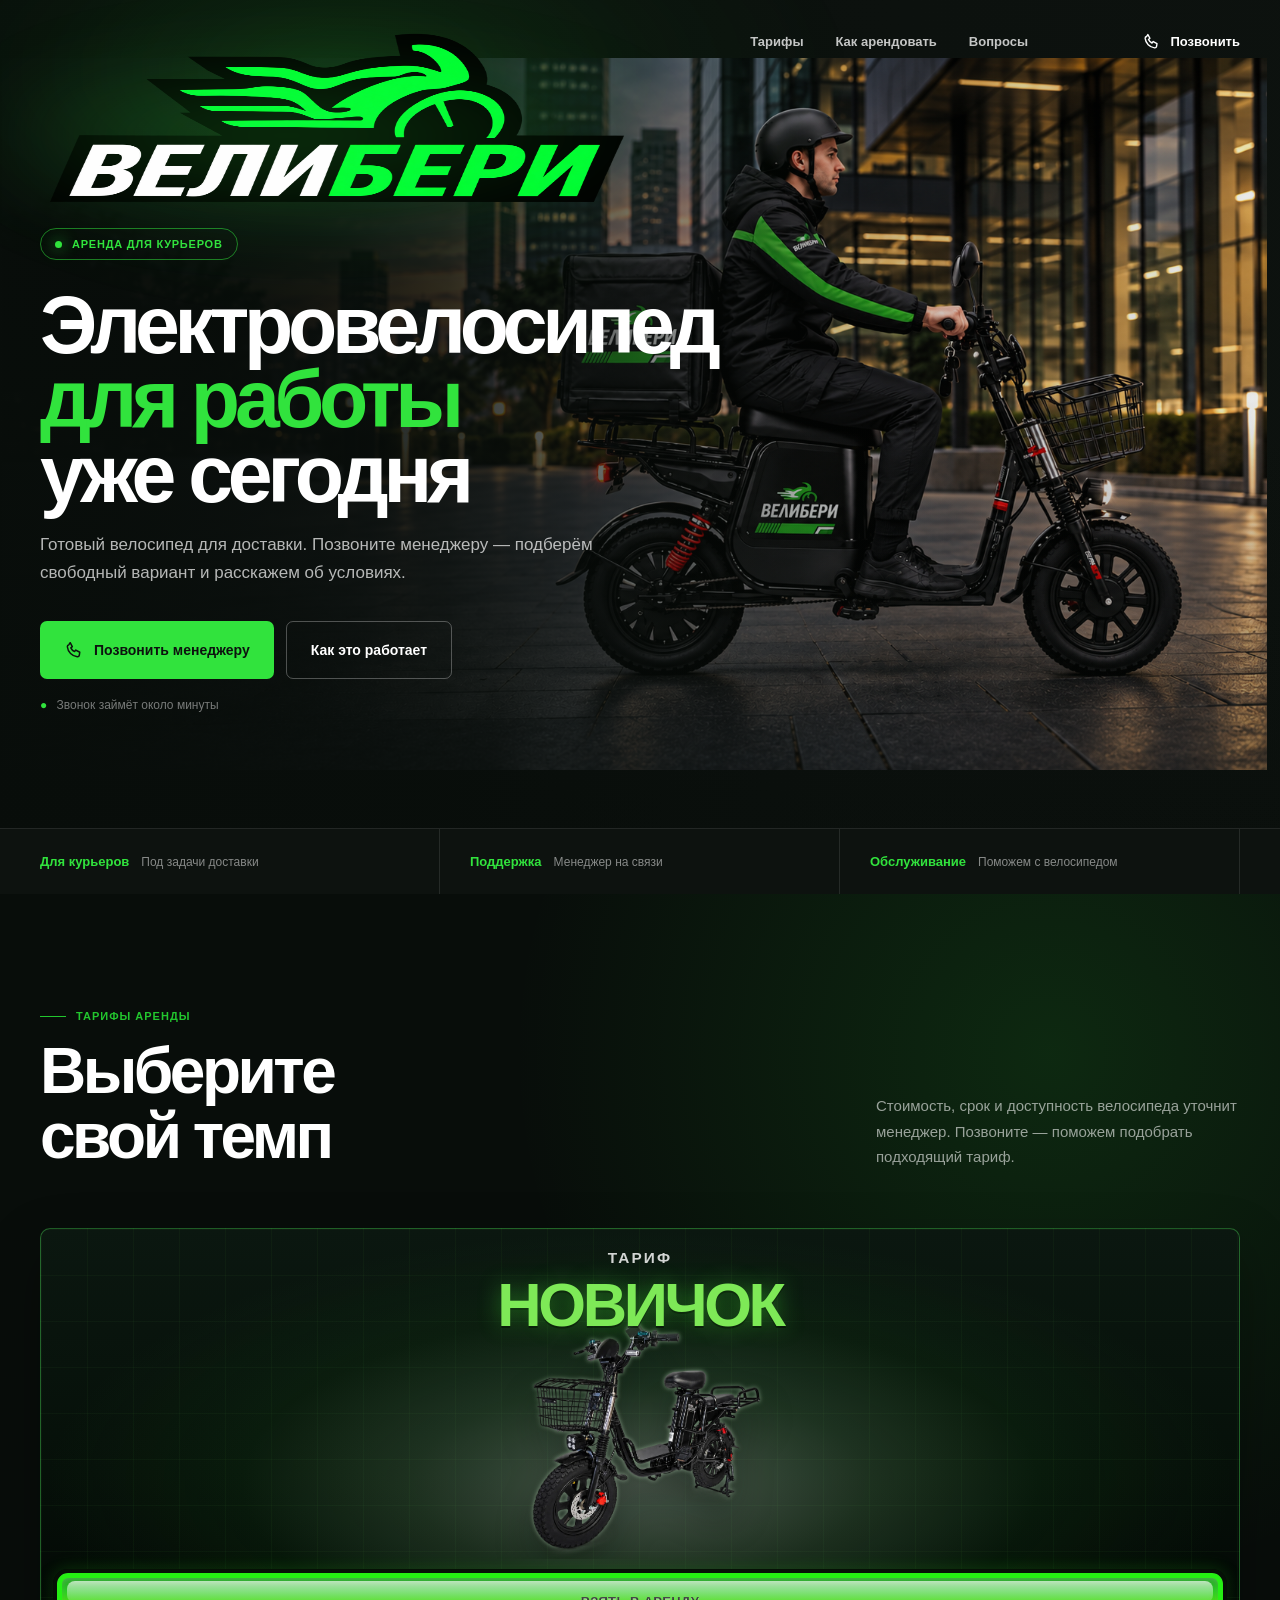
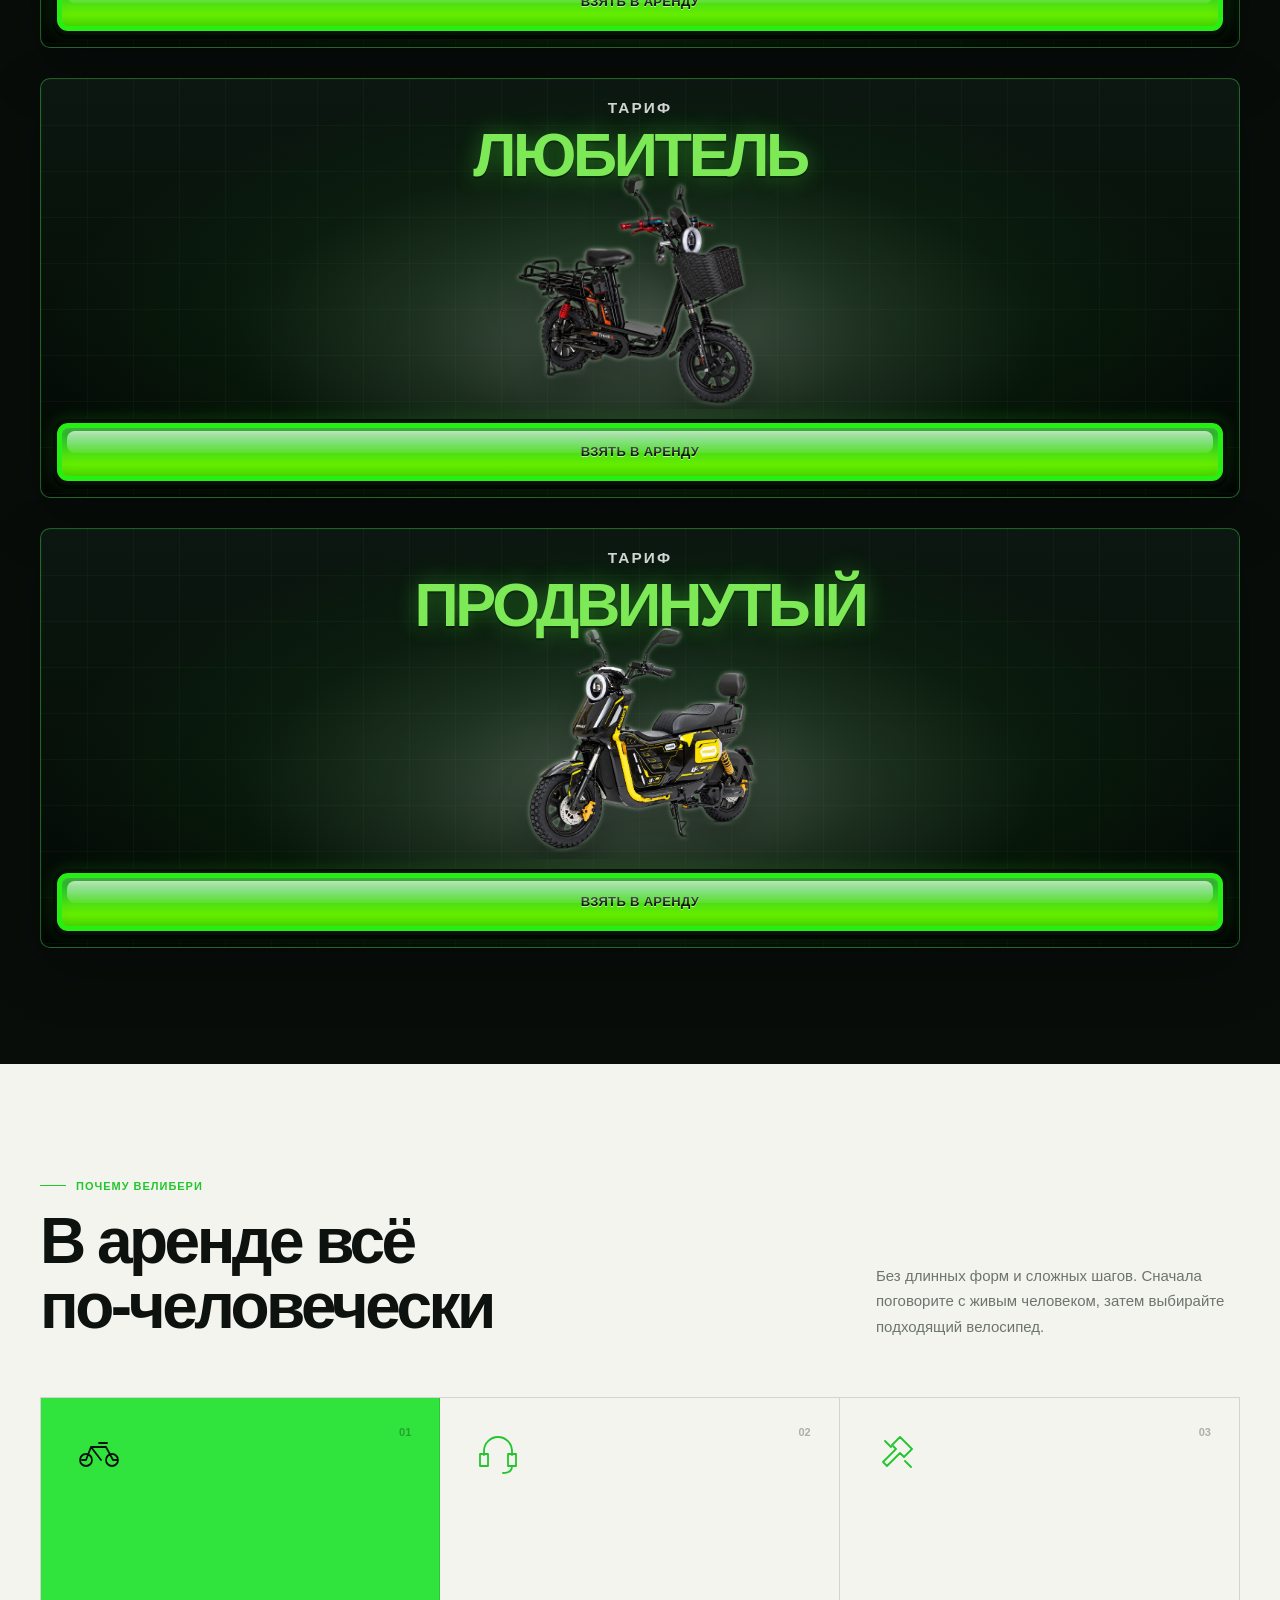
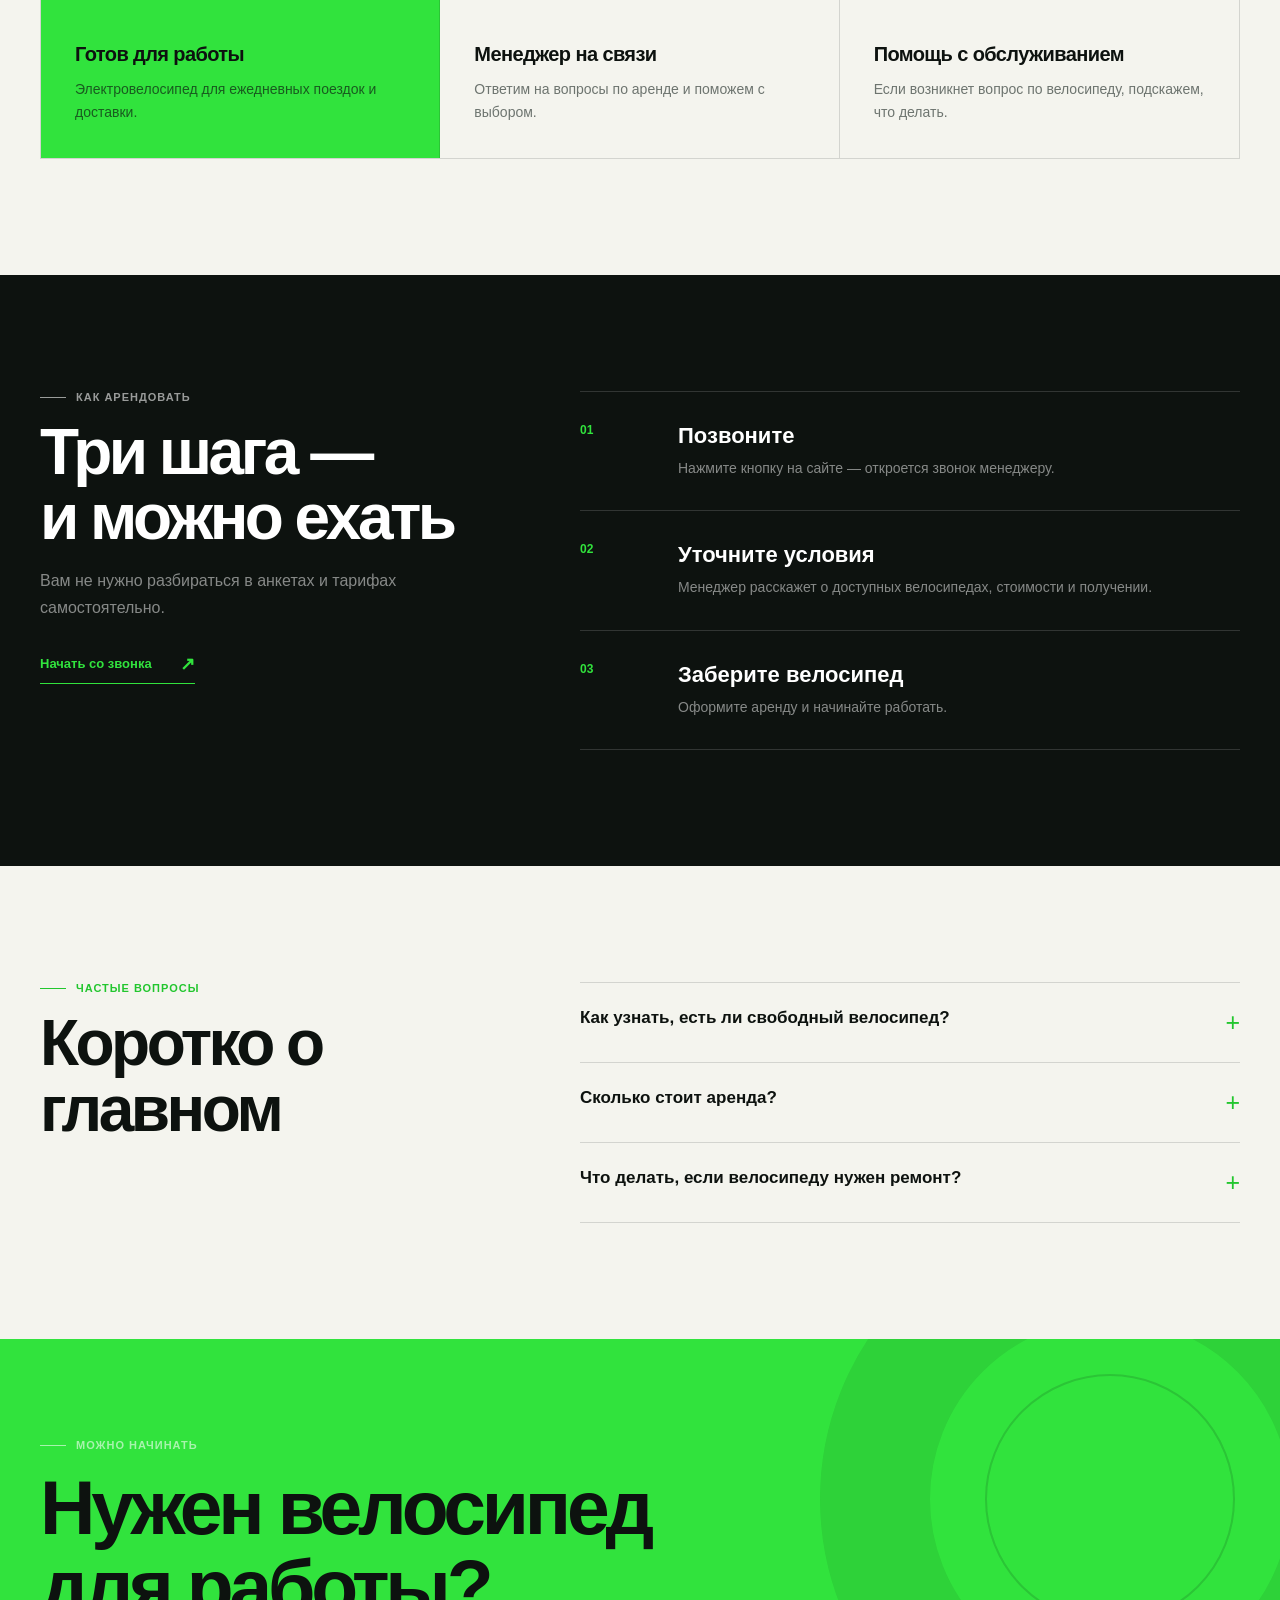
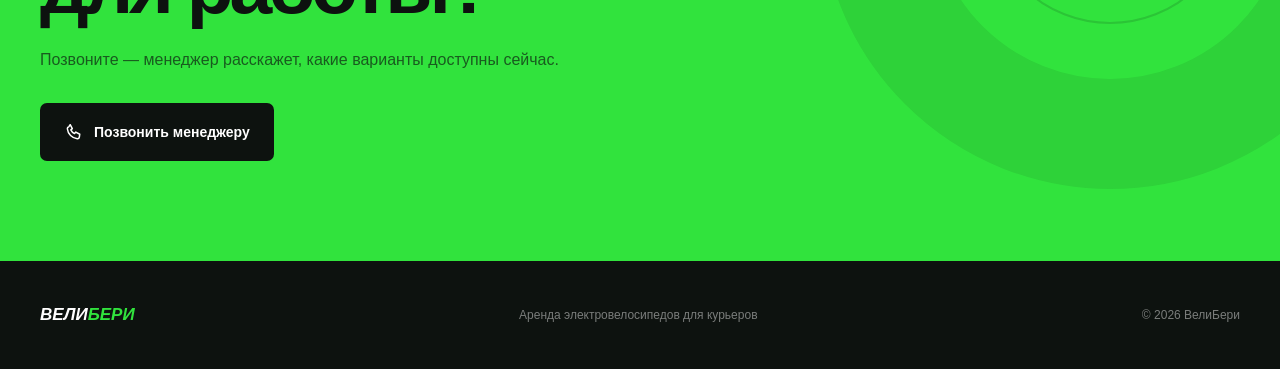
<file: index.html>
<!doctype html>
<html lang="ru">
  <head>
    <meta charset="UTF-8" />
    <meta name="viewport" content="width=device-width, initial-scale=1.0" />
    <meta name="theme-color" content="#0d120f" />
    <meta
      name="description"
      content="Аренда электровелосипедов ВелиБери для курьеров. Позвоните менеджеру и подберите свободный велосипед."
    />
    <script>
      const previewVersion = new URLSearchParams(window.location.search).get("view") || "v3";
      if (previewVersion === "v2" || previewVersion === "v3") {
        document.documentElement.dataset.version = previewVersion.slice(1);
      }
    </script>
    <title>ВелиБери — аренда электровелосипедов</title>
    <link rel="stylesheet" href="styles.css?v=20261003-21" />
  </head>
  <body>
    <header class="site-header" aria-label="Основная навигация">
      <a class="brand" href="#top" aria-label="ВелиБери — на главную">
        <img class="brand__image" src="assets/veliberi-logo-v2.png" alt="" />
      </a>
      <nav class="nav" aria-label="Разделы страницы">
        <a href="#tariffs">Тарифы</a>
        <a href="#how">Как арендовать</a>
        <a href="#questions">Вопросы</a>
      </nav>
      <a class="header-call js-call" href="#" aria-label="Позвонить менеджеру">
        <svg aria-hidden="true" viewBox="0 0 24 24"><path d="M7.4 3.2 10 7.9 8.2 9.5c.9 2 2.4 3.5 4.4 4.4l1.6-1.8 4.7 2.6-.5 3.4c-.2 1.2-1.3 2-2.5 1.9C9.6 19.3 4.7 14.4 4 8.1c-.1-1.2.7-2.3 1.9-2.5l1.5-2.4Z"/></svg>
        <span>Позвонить</span>
      </a>
    </header>

    <main id="top">
      <section class="hero" aria-labelledby="hero-title">
        <div class="hero__image" role="img" aria-label="Электровелосипед с курьерским коробом в городе"></div>
        <div class="hero__shade"></div>
        <div class="hero__content container">
          <div class="eyebrow">
            <span class="eyebrow__dot"></span>
            Аренда для курьеров
          </div>
          <h1 id="hero-title">Электровелосипед<br /><em>для работы</em><br />уже сегодня</h1>
          <p class="hero__lead">
            Готовый велосипед для доставки. Позвоните менеджеру — подберём свободный вариант и расскажем об условиях.
          </p>
          <div class="hero__actions">
            <a class="button button--primary js-call" href="#">
              <svg aria-hidden="true" viewBox="0 0 24 24"><path d="M7.4 3.2 10 7.9 8.2 9.5c.9 2 2.4 3.5 4.4 4.4l1.6-1.8 4.7 2.6-.5 3.4c-.2 1.2-1.3 2-2.5 1.9C9.6 19.3 4.7 14.4 4 8.1c-.1-1.2.7-2.3 1.9-2.5l1.5-2.4Z"/></svg>
              Позвонить менеджеру
            </a>
            <a class="button button--ghost" href="#how">Как это работает</a>
          </div>
          <div class="hero__note"><span>●</span> Звонок займёт около минуты</div>
        </div>
      </section>

      <section class="trust-strip" aria-label="Ключевые преимущества">
        <div class="container trust-strip__grid">
          <div><strong>Для курьеров</strong><span>Под задачи доставки</span></div>
          <div><strong>Поддержка</strong><span>Менеджер на связи</span></div>
          <div><strong>Обслуживание</strong><span>Поможем с велосипедом</span></div>
        </div>
      </section>

      <section class="section tariffs" id="tariffs" aria-labelledby="tariffs-title">
        <div class="container">
          <div class="section-heading tariffs__heading">
            <div>
              <span class="kicker">Тарифы аренды</span>
              <h2 id="tariffs-title">Выберите<br />свой темп</h2>
            </div>
            <p>Стоимость, срок и доступность велосипеда уточнит менеджер. Позвоните — поможем подобрать подходящий тариф.</p>
          </div>

          <div class="tariff-grid">
            <article class="tariff-card" data-tariff="НОВИЧОК">
              <div class="tariff-card__top"><span>01</span><span>Тариф</span></div>
              <div class="tariff-card__visual">
                <img
                  src="assets/tariff-novice-v1.webp"
                  width="1302"
                  height="1208"
                  loading="lazy"
                  decoding="async"
                  alt="Чёрный электробайк с передней корзиной для тарифа Новичок"
                />
              </div>
              <h3>НОВИЧОК</h3>
              <p>Подробные условия и доступность велосипеда расскажет менеджер.</p>
              <a class="tariff-card__button js-call" href="#" aria-label="Взять в аренду по тарифу Новичок">
                ВЗЯТЬ В АРЕНДУ
              </a>
            </article>
            <article class="tariff-card tariff-card--accent" data-tariff="ЛЮБИТЕЛЬ">
              <div class="tariff-card__top"><span>02</span><span>Тариф</span></div>
              <div class="tariff-card__visual tariff-card__visual--amateur">
                <img
                  src="assets/tariff-amateur-v1.webp"
                  width="1536"
                  height="1024"
                  loading="lazy"
                  decoding="async"
                  alt="Электробайк Truck Bike M4 с передней корзиной для тарифа Любитель"
                />
              </div>
              <h3>ЛЮБИТЕЛЬ</h3>
              <p>Подробные условия и доступность велосипеда расскажет менеджер.</p>
              <a class="tariff-card__button js-call" href="#" aria-label="Взять в аренду по тарифу Любитель">
                ВЗЯТЬ В АРЕНДУ
              </a>
            </article>
            <article class="tariff-card" data-tariff="ПРОДВИНУТЫЙ">
              <div class="tariff-card__top"><span>03</span><span>Тариф</span></div>
              <div class="tariff-card__visual">
                <img
                  src="assets/tariff-advanced-v1.webp"
                  width="1247"
                  height="1261"
                  loading="lazy"
                  decoding="async"
                  alt="Чёрно-жёлтый электробайк Minako для тарифа Продвинутый"
                />
              </div>
              <h3>ПРОДВИНУТЫЙ</h3>
              <p>Подробные условия и доступность велосипеда расскажет менеджер.</p>
              <a class="tariff-card__button js-call" href="#" aria-label="Взять в аренду по тарифу Продвинутый">
                ВЗЯТЬ В АРЕНДУ
              </a>
            </article>
          </div>
        </div>
      </section>

      <section class="section benefits" id="benefits" aria-labelledby="benefits-title">
        <div class="container">
          <div class="section-heading">
            <div>
              <span class="kicker">Почему ВелиБери</span>
              <h2 id="benefits-title">В аренде всё<br />по-человечески</h2>
            </div>
            <p>Без длинных форм и сложных шагов. Сначала поговорите с живым человеком, затем выбирайте подходящий велосипед.</p>
          </div>

          <div class="benefit-grid">
            <article class="benefit-card benefit-card--accent">
              <div class="benefit-card__number">01</div>
              <svg aria-hidden="true" viewBox="0 0 48 48"><path d="M7 30h4l5-13h15l7 13h4M17 30a6 6 0 1 0-12 0 6 6 0 0 0 12 0Zm26 0a6 6 0 1 0-12 0 6 6 0 0 0 12 0ZM16 17l10 13m-2-17h8"/></svg>
              <h3>Готов для работы</h3>
              <p>Электровелосипед для ежедневных поездок и доставки.</p>
            </article>
            <article class="benefit-card">
              <div class="benefit-card__number">02</div>
              <svg aria-hidden="true" viewBox="0 0 48 48"><path d="M10 25v-4a14 14 0 0 1 28 0v4M10 24H6v12h8V24h-4Zm28 0h4v12h-8V24h4Zm0 12c0 5-4 7-9 7"/></svg>
              <h3>Менеджер на связи</h3>
              <p>Ответим на вопросы по аренде и поможем с выбором.</p>
            </article>
            <article class="benefit-card">
              <div class="benefit-card__number">03</div>
              <svg aria-hidden="true" viewBox="0 0 48 48"><path d="m29 10 9 9-8 8-4-4-13 13-4-4 13-13-4-4 8-8 3 3Zm-18 1 6 6m14 14 6 6"/></svg>
              <h3>Помощь с обслуживанием</h3>
              <p>Если возникнет вопрос по велосипеду, подскажем, что делать.</p>
            </article>
          </div>
        </div>
      </section>

      <section class="section how" id="how" aria-labelledby="how-title">
        <div class="container how__layout">
          <div class="how__intro">
            <span class="kicker kicker--dark">Как арендовать</span>
            <h2 id="how-title">Три шага —<br />и можно ехать</h2>
            <p>Вам не нужно разбираться в анкетах и тарифах самостоятельно.</p>
            <a class="text-link js-call" href="#">Начать со звонка <span>↗</span></a>
          </div>
          <ol class="steps">
            <li>
              <span class="step-number">01</span>
              <div><h3>Позвоните</h3><p>Нажмите кнопку на сайте — откроется звонок менеджеру.</p></div>
            </li>
            <li>
              <span class="step-number">02</span>
              <div><h3>Уточните условия</h3><p>Менеджер расскажет о доступных велосипедах, стоимости и получении.</p></div>
            </li>
            <li>
              <span class="step-number">03</span>
              <div><h3>Заберите велосипед</h3><p>Оформите аренду и начинайте работать.</p></div>
            </li>
          </ol>
        </div>
      </section>

      <section class="section faq" id="questions" aria-labelledby="faq-title">
        <div class="container faq__layout">
          <div>
            <span class="kicker">Частые вопросы</span>
            <h2 id="faq-title">Коротко о главном</h2>
          </div>
          <div class="accordion">
            <details>
              <summary>Как узнать, есть ли свободный велосипед?<span>+</span></summary>
              <p>Позвоните менеджеру. Он проверит доступные велосипеды и поможет выбрать подходящий вариант.</p>
            </details>
            <details>
              <summary>Сколько стоит аренда?<span>+</span></summary>
              <p>Актуальную стоимость и варианты аренды уточните у менеджера по телефону.</p>
            </details>
            <details>
              <summary>Что делать, если велосипеду нужен ремонт?<span>+</span></summary>
              <p>Свяжитесь с менеджером — он подскажет порядок действий и поможет решить вопрос.</p>
            </details>
          </div>
        </div>
      </section>

      <section class="final-cta">
        <div class="final-cta__rings" aria-hidden="true"></div>
        <div class="container final-cta__content">
          <span class="kicker kicker--dark">Можно начинать</span>
          <h2>Нужен велосипед<br />для работы?</h2>
          <p>Позвоните — менеджер расскажет, какие варианты доступны сейчас.</p>
          <a class="button button--dark js-call" href="#">
            <svg aria-hidden="true" viewBox="0 0 24 24"><path d="M7.4 3.2 10 7.9 8.2 9.5c.9 2 2.4 3.5 4.4 4.4l1.6-1.8 4.7 2.6-.5 3.4c-.2 1.2-1.3 2-2.5 1.9C9.6 19.3 4.7 14.4 4 8.1c-.1-1.2.7-2.3 1.9-2.5l1.5-2.4Z"/></svg>
            Позвонить менеджеру
          </a>
        </div>
      </section>
    </main>

    <footer>
      <div class="container footer__row">
        <span class="footer__brand">ВЕЛИ<span>БЕРИ</span></span>
        <p>Аренда электровелосипедов для курьеров</p>
        <span>© <span id="year"></span> ВелиБери</span>
      </div>
    </footer>

    <a class="mobile-call js-call" href="#" aria-label="Позвонить менеджеру">
      <svg aria-hidden="true" viewBox="0 0 24 24"><path d="M7.4 3.2 10 7.9 8.2 9.5c.9 2 2.4 3.5 4.4 4.4l1.6-1.8 4.7 2.6-.5 3.4c-.2 1.2-1.3 2-2.5 1.9C9.6 19.3 4.7 14.4 4 8.1c-.1-1.2.7-2.3 1.9-2.5l1.5-2.4Z"/></svg>
      Позвонить менеджеру
    </a>

    <dialog id="phone-dialog">
      <button class="dialog-close" type="button" aria-label="Закрыть">×</button>
      <span class="dialog-icon">☎</span>
      <h2>Добавим номер менеджера</h2>
      <p>Сайт уже готов открывать звонок. Осталось указать рабочий номер телефона.</p>
      <button class="button button--dark dialog-ok" type="button">Понятно</button>
    </dialog>

    <script src="config.js?v=20261002-1"></script>
    <script src="script.js?v=20261002-1"></script>
  </body>
</html>
</file>
<file: styles.css>
:root {
  --green: #31e33d;
  --green-dark: #22c62e;
  --ink: #0d120f;
  --cream: #f4f4ee;
  --muted: #6d746f;
  --line: rgba(13, 18, 15, 0.14);
  --container: 1200px;
}

* { box-sizing: border-box; }
html { scroll-behavior: smooth; -webkit-text-size-adjust: 100%; text-size-adjust: 100%; }
body { margin: 0; overflow-x: hidden; font-family: Inter, Arial, sans-serif; color: var(--ink); background: var(--cream); }
a { color: inherit; text-decoration: none; }
button, a { -webkit-tap-highlight-color: transparent; }
button, a, summary { touch-action: manipulation; }
a:focus-visible, button:focus-visible, summary:focus-visible { outline: 3px solid #fff; outline-offset: 3px; }
.tariffs a:focus-visible, .benefits a:focus-visible, .faq a:focus-visible { outline-color: var(--ink); }
svg { fill: none; stroke: currentColor; stroke-width: 1.8; stroke-linecap: round; stroke-linejoin: round; }
.container { width: min(calc(100% - 48px), var(--container)); margin-inline: auto; }
section[id] { scroll-margin-top: 18px; }

.site-header {
  position: absolute; z-index: 10; top: 0; left: 50%; transform: translateX(-50%);
  width: min(calc(100% - 48px), var(--container)); height: 210px; display: flex; align-items: flex-start;
  justify-content: space-between; color: #fff;
}
.brand { position: relative; z-index: 1; display: block; width: min(46.24vw, 636px); aspect-ratio: 3 / 1; margin: 18px 0 0 4px; }
.brand::before { content: ""; position: absolute; z-index: -1; inset: 18% -6% 2%; background: radial-gradient(ellipse at 42% 52%, rgba(49,227,61,.28), rgba(49,227,61,.09) 48%, transparent 72%); filter: blur(40px); border-radius: 50%; }
.brand__image { display: block; width: 100%; height: 100%; object-fit: fill; mix-blend-mode: screen; filter: saturate(1.08) contrast(1.04); }
.nav { display: flex; gap: 32px; font-size: 13px; font-weight: 600; }
.nav { padding-top: 34px; }
.nav a { opacity: .76; transition: opacity .2s; }
.nav a:hover { opacity: 1; }
.header-call { display: flex; gap: 9px; align-items: center; padding-top: 32px; font-size: 13px; font-weight: 700; }
.header-call svg { width: 19px; }

.hero { min-height: 780px; height: 92vh; position: relative; overflow: hidden; color: #fff; background: #0d120f; }
.hero::before { content: ""; position: absolute; z-index: 1; top: -170px; left: -12%; width: 78%; height: 480px; pointer-events: none; background: radial-gradient(ellipse at center, rgba(49,227,61,.14), rgba(49,227,61,.035) 44%, transparent 72%); filter: blur(16px); }
.hero__image { position: absolute; inset: 0; background: url("assets/hero-bike-v2.png") center center / cover no-repeat; }
.hero__shade { position: absolute; inset: 0; background: linear-gradient(90deg, rgba(8,13,10,.94) 0%, rgba(8,13,10,.76) 38%, rgba(8,13,10,.15) 72%), linear-gradient(0deg, rgba(8,13,10,.38), transparent 45%); }
.hero__content { position: relative; z-index: 2; height: 100%; display: flex; flex-direction: column; justify-content: center; padding-top: 112px; }
.eyebrow { align-self: flex-start; display: flex; align-items: center; gap: 10px; padding: 9px 14px; border: 1px solid rgba(49,227,61,.52); border-radius: 99px; color: var(--green); text-transform: uppercase; letter-spacing: .07em; font-size: 11px; font-weight: 800; }
.eyebrow__dot { width: 7px; height: 7px; background: var(--green); border-radius: 50%; box-shadow: 0 0 15px var(--green); }
h1 { max-width: 760px; margin: 28px 0 20px; font-size: clamp(52px, 6.3vw, 94px); line-height: .92; letter-spacing: -.065em; font-weight: 800; }
h1 em { color: var(--green); font-style: normal; }
.hero__lead { max-width: 600px; margin: 0; color: rgba(255,255,255,.7); font-size: 17px; line-height: 1.65; }
.hero__actions { display: flex; gap: 12px; margin-top: 34px; }
.button { min-height: 58px; display: inline-flex; justify-content: center; align-items: center; gap: 10px; padding: 0 24px; border: 0; border-radius: 7px; font: 700 14px/1 Inter, Arial, sans-serif; cursor: pointer; transition: transform .2s, background .2s; }
.button:hover { transform: translateY(-2px); }
.button svg { width: 20px; }
.button--primary { background: var(--green); color: var(--ink); }
.button--primary:hover { background: #4cf056; }
.button--ghost { border: 1px solid rgba(255,255,255,.28); color: #fff; }
.hero__note { margin-top: 19px; font-size: 12px; color: rgba(255,255,255,.45); }
.hero__note span { color: var(--green); margin-right: 6px; }

.trust-strip { background: var(--ink); color: #fff; border-top: 1px solid rgba(255,255,255,.09); }
.trust-strip__grid { display: grid; grid-template-columns: repeat(3, 1fr); }
.trust-strip__grid > div { padding: 25px 30px; border-right: 1px solid rgba(255,255,255,.1); display: flex; align-items: baseline; gap: 12px; }
.trust-strip__grid > div:first-child { padding-left: 0; }
.trust-strip__grid strong { color: var(--green); font-size: 13px; }
.trust-strip__grid span { font-size: 12px; color: rgba(255,255,255,.5); }

.tariffs { background: #e9ebe4; }
.tariffs__heading { margin-bottom: 48px; }
.tariff-grid { display: grid; grid-template-columns: repeat(3, 1fr); border: 1px solid var(--ink); }
.tariff-card { position: relative; isolation: isolate; min-width: 0; min-height: 500px; padding: 28px; border-right: 1px solid var(--ink); display: flex; flex-direction: column; background: var(--cream); overflow: hidden; }
.tariff-card:last-child { border-right: 0; }
.tariff-card--accent { color: #fff; background: var(--ink); }
.tariff-card::after { content: ""; position: absolute; z-index: 1; inset: 0; pointer-events: none; background: linear-gradient(180deg, rgba(244,244,238,.05) 18%, rgba(244,244,238,.18) 43%, rgba(244,244,238,.94) 70%, var(--cream) 82%); }
.tariff-card--accent::after { background: linear-gradient(180deg, rgba(13,18,15,.04) 18%, rgba(13,18,15,.2) 43%, rgba(13,18,15,.95) 70%, var(--ink) 82%); }
.tariff-card__top { position: relative; z-index: 2; display: flex; justify-content: space-between; text-transform: uppercase; letter-spacing: .1em; font-size: 10px; font-weight: 800; color: var(--muted); }
.tariff-card--accent .tariff-card__top { color: var(--green); }
.tariff-card__visual { position: absolute; z-index: 0; inset: 0; height: auto; margin: 0; display: grid; place-items: center; overflow: hidden; pointer-events: none; }
.tariff-card__visual::before { content: ""; position: absolute; z-index: -2; inset: 12% 3% 5%; border-radius: 50%; background: radial-gradient(circle at 50% 52%, rgba(49,227,61,.25), rgba(49,227,61,.06) 58%, transparent 72%); filter: blur(8px); }
.tariff-card__visual::after { content: ""; position: absolute; z-index: -1; inset: 8% 4% 4%; background-image: linear-gradient(rgba(13,18,15,.055) 1px, transparent 1px), linear-gradient(90deg, rgba(13,18,15,.055) 1px, transparent 1px); background-size: 22px 22px; mask-image: radial-gradient(ellipse, #000 35%, transparent 72%); }
.tariff-card--accent .tariff-card__visual::before { background: radial-gradient(circle at 50% 52%, rgba(49,227,61,.34), rgba(49,227,61,.08) 56%, transparent 72%); }
.tariff-card--accent .tariff-card__visual::after { background-image: linear-gradient(rgba(255,255,255,.07) 1px, transparent 1px), linear-gradient(90deg, rgba(255,255,255,.07) 1px, transparent 1px); }
.tariff-card__visual img { position: absolute; inset: 0; display: block; width: 100%; height: 100%; min-width: 0; min-height: 0; padding: 54px max(26%, calc((100% - 170px) / 2)) 206px; object-fit: contain; object-position: center top; opacity: .58; filter: drop-shadow(0 14px 14px rgba(5,10,7,.16)); transition: transform .3s ease; }
.tariff-card--accent .tariff-card__visual img { opacity: .68; }
.tariff-card:hover .tariff-card__visual img { transform: translateY(-2px); }
.tariff-card h3 { position: relative; z-index: 2; margin: auto 0 18px; font-size: clamp(29px, 3vw, 42px); line-height: .95; letter-spacing: -.055em; overflow-wrap: anywhere; }
.tariff-card p { position: relative; z-index: 2; min-height: 46px; margin: 0 0 28px; color: var(--muted); font-size: 13px; line-height: 1.6; }
.tariff-card--accent p { color: rgba(255,255,255,.55); }
.tariff-card__button { position: relative; z-index: 2; min-height: 62px; padding: 0 17px; display: flex; align-items: center; justify-content: space-between; border: 1px solid var(--ink); background: var(--green); color: var(--ink); font-size: 13px; font-weight: 900; letter-spacing: .025em; transition: background .2s, color .2s; }
.tariff-card__button:hover { background: var(--ink); color: #fff; }
.tariff-card--accent .tariff-card__button { border-color: var(--green); }
.tariff-card--accent .tariff-card__button:hover { background: #fff; color: var(--ink); }
.tariff-card__button span { font-size: 20px; font-weight: 500; }

.section { padding: 116px 0; }
.section-heading { display: grid; grid-template-columns: 1.35fr .65fr; gap: 80px; align-items: end; margin-bottom: 58px; }
.kicker { display: flex; align-items: center; gap: 10px; color: var(--green-dark); text-transform: uppercase; font-size: 11px; font-weight: 800; letter-spacing: .09em; }
.kicker::before { content: ""; width: 26px; height: 1px; background: currentColor; }
h2 { margin: 17px 0 0; font-size: clamp(40px, 5vw, 70px); line-height: 1.02; letter-spacing: -.055em; }
.section-heading > p { margin: 0; color: var(--muted); line-height: 1.7; font-size: 15px; }
.benefit-grid { display: grid; grid-template-columns: repeat(3, 1fr); border: 1px solid var(--line); }
.benefit-card { min-height: 360px; padding: 34px; border-right: 1px solid var(--line); position: relative; display: flex; flex-direction: column; justify-content: flex-end; }
.benefit-card:last-child { border-right: 0; }
.benefit-card--accent { background: var(--green); }
.benefit-card__number { position: absolute; top: 28px; right: 28px; color: rgba(13,18,15,.3); font-size: 11px; font-weight: 800; }
.benefit-card svg { position: absolute; top: 32px; left: 34px; width: 48px; height: 48px; color: var(--green-dark); }
.benefit-card--accent svg { color: var(--ink); }
.benefit-card h3 { margin: 0 0 12px; font-size: 20px; letter-spacing: -.03em; }
.benefit-card p { margin: 0; color: var(--muted); font-size: 14px; line-height: 1.65; }
.benefit-card--accent p { color: rgba(13,18,15,.65); }

.how { background: var(--ink); color: #fff; }
.how__layout { display: grid; grid-template-columns: .8fr 1.2fr; gap: 100px; }
.kicker--dark { color: rgba(255,255,255,.58); }
.how__intro p { max-width: 390px; color: rgba(255,255,255,.5); line-height: 1.7; }
.text-link { display: inline-flex; align-items: center; gap: 28px; padding: 16px 0 8px; border-bottom: 1px solid var(--green); color: var(--green); font-size: 13px; font-weight: 700; }
.text-link span { font-size: 18px; }
.steps { list-style: none; margin: 0; padding: 0; border-top: 1px solid rgba(255,255,255,.15); }
.steps li { display: grid; grid-template-columns: 86px 1fr; gap: 12px; padding: 31px 0; border-bottom: 1px solid rgba(255,255,255,.15); }
.step-number { color: var(--green); font-size: 12px; font-weight: 800; }
.steps h3 { margin: 0 0 8px; font-size: 22px; }
.steps p { margin: 0; color: rgba(255,255,255,.5); font-size: 14px; line-height: 1.6; }

.faq__layout { display: grid; grid-template-columns: .8fr 1.2fr; gap: 100px; }
.accordion { border-top: 1px solid var(--line); }
details { border-bottom: 1px solid var(--line); }
summary { list-style: none; padding: 25px 0; display: flex; justify-content: space-between; gap: 24px; cursor: pointer; font-size: 17px; font-weight: 700; }
summary::-webkit-details-marker { display: none; }
summary span { color: var(--green-dark); font-size: 25px; font-weight: 400; transition: transform .2s; }
details[open] summary span { transform: rotate(45deg); }
details p { max-width: 600px; margin: -8px 0 26px; color: var(--muted); line-height: 1.7; font-size: 14px; }

.final-cta { position: relative; overflow: hidden; background: var(--green); }
.final-cta__content { position: relative; padding-block: 100px; }
.final-cta__content h2 { font-size: clamp(48px, 6vw, 82px); }
.final-cta__content p { max-width: 520px; margin: 22px 0 30px; line-height: 1.65; color: rgba(13,18,15,.65); }
.button--dark { background: var(--ink); color: #fff; }
.final-cta__rings { position: absolute; width: 580px; height: 580px; border: 110px solid rgba(13,18,15,.08); border-radius: 50%; right: -120px; top: -130px; }
.final-cta__rings::after { content: ""; position: absolute; inset: 55px; border: 2px solid rgba(13,18,15,.14); border-radius: 50%; }

footer { background: var(--ink); color: rgba(255,255,255,.45); padding: 35px 0; font-size: 12px; }
.footer__row { display: flex; justify-content: space-between; align-items: center; }
.footer__brand { color: #fff; font-size: 17px; font-weight: 800; font-style: italic; }
.footer__brand span { color: var(--green); }
.mobile-call { display: none; }

dialog { width: min(calc(100% - 32px), 430px); padding: 38px; border: 0; border-radius: 15px; text-align: center; color: var(--ink); }
dialog::backdrop { background: rgba(4,8,5,.76); backdrop-filter: blur(4px); }
.dialog-close { position: absolute; top: 13px; right: 16px; background: none; border: 0; font-size: 27px; cursor: pointer; color: var(--muted); }
.dialog-icon { width: 52px; height: 52px; margin: 0 auto 16px; display: grid; place-items: center; background: var(--green); border-radius: 50%; font-size: 23px; }
dialog h2 { margin: 0; font-size: 28px; letter-spacing: -.04em; }
dialog p { color: var(--muted); line-height: 1.6; font-size: 14px; }
.dialog-ok { min-height: 48px; width: 100%; margin-top: 8px; }

@media (max-width: 820px) {
  .container { width: min(calc(100% - 32px), var(--container)); }
  .site-header { width: calc(100% - 32px); height: 152px; align-items: flex-start; }
  .brand { width: min(55vw, 231px); height: auto; aspect-ratio: 2.75 / 1; margin: 10px 0 0 4px; }
  .brand::before { inset: 25% -3% 3%; filter: blur(34px); }
  .nav, .header-call { display: none; }
  .hero { min-height: 720px; height: 100svh; max-height: 920px; }
  .hero__image { background-position: 62% center; }
  .hero__shade { background: linear-gradient(90deg, rgba(8,13,10,.94) 0%, rgba(8,13,10,.64) 75%), linear-gradient(0deg, rgba(8,13,10,.72), transparent 70%); }
  .hero__content { justify-content: flex-end; padding: 132px 0 94px; }
  .eyebrow { padding: 8px 12px; font-size: 12px; }
  h1 { max-width: 100%; margin: 19px 0 17px; font-size: clamp(32px, 9.5vw, 50px); line-height: .94; }
  .hero__lead { max-width: 470px; font-size: 16px; line-height: 1.55; }
  .hero__actions { display: none; }
  .hero__note { margin-top: 18px; font-size: 12px; }
  .button--ghost { display: none; }
  .button--primary { width: 100%; }
  .trust-strip__grid { grid-template-columns: 1fr; padding-block: 6px; }
  .trust-strip__grid > div { padding: 15px 0; border-right: 0; border-bottom: 1px solid rgba(255,255,255,.1); justify-content: space-between; }
  .trust-strip__grid > div:last-child { border-bottom: 0; }
  .section { padding: 72px 0; }
  .section-heading, .how__layout, .faq__layout { grid-template-columns: 1fr; gap: 34px; }
  .section-heading { margin-bottom: 34px; }
  .section-heading > p, .how__intro p, .final-cta__content p { font-size: 16px; line-height: 1.6; }
  h2 { font-size: clamp(29px, 9vw, 43px); line-height: 1.06; }
  .benefit-grid { grid-template-columns: 1fr; }
  .tariff-grid { grid-template-columns: 1fr; }
  .tariff-card { min-height: 430px; padding: 22px; border-right: 0; border-bottom: 1px solid var(--ink); }
  .tariff-card:last-child { border-bottom: 0; }
  .tariff-card__top { margin-bottom: 0; font-size: 11px; }
  .tariff-card__visual { height: auto; margin: 0; }
  .tariff-card__visual img { padding: 46px max(26%, calc((100% - 170px) / 2)) 206px; object-position: center top; }
  .tariff-card h3 { margin: auto 0 14px; font-size: clamp(27px, 8.2vw, 40px); line-height: 1; }
  .tariff-card p { min-height: 0; margin-bottom: 22px; font-size: 15px; line-height: 1.55; }
  .tariff-card__button { min-height: 62px; font-size: 14px; white-space: nowrap; }
  .benefit-card { min-height: 225px; padding: 28px; border-right: 0; border-bottom: 1px solid var(--line); }
  .benefit-card:last-child { border-bottom: 0; }
  .benefit-card svg { top: 28px; left: 28px; }
  .benefit-card p, .steps p, details p { font-size: 15px; }
  .steps li { grid-template-columns: 55px 1fr; }
  summary { min-height: 58px; padding: 20px 0; align-items: center; font-size: 16px; line-height: 1.35; }
  .final-cta__content { padding-block: 78px 110px; }
  .final-cta__content h2 { font-size: clamp(34px, 9.5vw, 52px); }
  .final-cta__rings { opacity: .65; }
  .footer__row { flex-direction: column; align-items: flex-start; gap: 11px; padding-bottom: 66px; }
  .mobile-call { display: flex; position: fixed; z-index: 20; left: max(12px, env(safe-area-inset-left)); right: max(12px, env(safe-area-inset-right)); bottom: max(10px, env(safe-area-inset-bottom)); min-height: 56px; justify-content: center; align-items: center; gap: 9px; border-radius: 9px; background: var(--green); color: var(--ink); font-size: 15px; font-weight: 800; white-space: nowrap; box-shadow: 0 9px 30px rgba(0,0,0,.32); }
  .mobile-call svg { width: 20px; }
}

@media (max-width: 480px) {
  .trust-strip__grid strong { font-size: 14px; }
  .trust-strip__grid span { max-width: 54%; text-align: right; font-size: 13px; line-height: 1.35; }
  .section-heading { gap: 24px; }
  .how__layout, .faq__layout { gap: 30px; }
  .steps li { grid-template-columns: 42px 1fr; padding: 26px 0; }
  .steps h3 { font-size: 20px; }
  dialog { padding: 34px 22px 24px; }
}

@media (orientation: landscape) and (max-height: 560px) {
  .container { width: min(calc(100% - 32px), var(--container)); }
  .site-header { width: calc(100% - 32px); height: 92px; }
  .brand { width: min(31vw, 240px); aspect-ratio: 2.85 / 1; margin: 6px 0 0; }
  .brand::before { inset: 18% -4% 0; filter: blur(24px); }
  .nav, .header-call { display: none; }
  .hero { min-height: 390px; height: 100svh; max-height: none; }
  .hero__image { background-position: 64% 48%; }
  .hero__shade { background: linear-gradient(90deg, rgba(8,13,10,.96) 0%, rgba(8,13,10,.78) 43%, rgba(8,13,10,.12) 76%), linear-gradient(0deg, rgba(8,13,10,.48), transparent 72%); }
  .hero__content { justify-content: flex-end; padding: 72px 0 62px; }
  .eyebrow { padding: 6px 10px; font-size: 10px; }
  h1 { max-width: 52%; margin: 13px 0 0; font-size: clamp(32px, 5.1vw, 43px); line-height: .91; }
  .hero__lead, .hero__actions, .hero__note { display: none; }
  .trust-strip__grid { grid-template-columns: repeat(3, 1fr); padding: 0; }
  .trust-strip__grid > div { padding: 14px 16px; border-right: 1px solid rgba(255,255,255,.1); border-bottom: 0; display: block; }
  .trust-strip__grid > div:first-child { padding-left: 16px; }
  .trust-strip__grid strong, .trust-strip__grid span { display: block; }
  .trust-strip__grid span { margin-top: 4px; font-size: 11px; line-height: 1.3; }
  .section { padding: 64px 0; }
  .mobile-call { display: flex; position: fixed; z-index: 20; left: auto; right: max(12px, env(safe-area-inset-right)); bottom: max(10px, env(safe-area-inset-bottom)); width: min(310px, 38vw); min-height: 52px; justify-content: center; align-items: center; gap: 9px; border-radius: 9px; background: var(--green); color: var(--ink); font-size: 14px; font-weight: 800; box-shadow: 0 9px 30px rgba(0,0,0,.32); }
  .mobile-call svg { width: 19px; }
  .footer__row { padding-bottom: 58px; }
}

@media (prefers-reduced-motion: reduce) {
  html { scroll-behavior: auto; }
  *, *::before, *::after { transition-duration: .01ms !important; }
}

/* Alternate hero composition for the client comparison link (?view=v2). */
html[data-version="2"] .hero__image,
html[data-version="3"] .hero__image {
  background-color: #0d120f;
  background-position: calc(100% - 1vw) center;
  background-size: auto 86%;
}

html[data-version="2"] .hero__shade,
html[data-version="3"] .hero__shade {
  background:
    linear-gradient(90deg, rgba(8,13,10,.97) 0%, rgba(8,13,10,.84) 35%, rgba(8,13,10,.22) 66%, rgba(8,13,10,.08) 100%),
    linear-gradient(0deg, rgba(8,13,10,.44), transparent 50%);
}

@media (max-width: 820px) {
  html[data-version="2"] .hero__image,
  html[data-version="3"] .hero__image {
    background-position: right 21%;
    background-size: 112% auto;
  }

  html[data-version="2"] .hero__shade,
  html[data-version="3"] .hero__shade {
    background:
      linear-gradient(0deg, rgba(8,13,10,.97) 0%, rgba(8,13,10,.84) 38%, rgba(8,13,10,.2) 72%, rgba(8,13,10,.42) 100%),
      linear-gradient(90deg, rgba(8,13,10,.52), rgba(8,13,10,.08));
  }
}

/* Experimental product-card composition for the comparison link (?view=v3). */
html[data-version="3"] .tariffs {
  color: #fff;
  background:
    radial-gradient(circle at 82% 9%, rgba(49,227,61,.13), transparent 28%),
    #080d0a;
}

html[data-version="3"] .tariffs__heading > p { color: rgba(255,255,255,.58); }
html[data-version="3"] .tariff-grid { display: grid; grid-template-columns: 1fr; gap: 30px; border: 0; }
html[data-version="3"] .tariff-card,
html[data-version="3"] .tariff-card--accent {
  min-height: 420px;
  padding: 0;
  color: #fff;
  background:
    radial-gradient(ellipse at 50% 61%, rgba(205,229,205,.34) 0%, rgba(105,159,106,.23) 27%, rgba(28,92,29,.14) 47%, transparent 70%),
    linear-gradient(rgba(115,255,90,.035) 1px, transparent 1px),
    linear-gradient(90deg, rgba(115,255,90,.035) 1px, transparent 1px),
    linear-gradient(180deg, #0b1710 0%, #061009 58%, #020604 100%);
  background-size: auto, 46px 46px, 46px 46px, auto;
  border: 1px solid rgba(86,255,100,.34);
  border-radius: 10px;
  box-shadow: 0 22px 55px rgba(0,0,0,.28);
}

html[data-version="3"] .tariff-card::before {
  display: none;
}

html[data-version="3"] .tariff-card::after { display: none; }
html[data-version="3"] .tariff-card__top {
  position: absolute;
  top: 20px;
  left: 28px;
  right: 28px;
  z-index: 4;
  justify-content: center;
  color: rgba(255,255,255,.82);
  font-size: clamp(14px, 1.2vw, 16px);
  font-weight: 850;
  letter-spacing: .14em;
}
html[data-version="3"] .tariff-card__top span:first-child { display: none; }
html[data-version="3"] .tariff-card--accent .tariff-card__top { color: rgba(255,255,255,.82); }
html[data-version="3"] .tariff-card__visual { z-index: 1; inset: 84px 0 88px; }
html[data-version="3"] .tariff-card__visual::before { display: none; }
html[data-version="3"] .tariff-card__visual::after { display: none; }
html[data-version="3"] .tariff-card__visual img,
html[data-version="3"] .tariff-card--accent .tariff-card__visual img {
  padding: 8px 11% 4px;
  object-position: center;
  opacity: 1;
  filter: drop-shadow(0 0 2px rgba(222,255,219,.5)) drop-shadow(0 22px 18px rgba(4,8,5,.3));
}

html[data-version="3"] .tariff-card:hover .tariff-card__visual img { transform: translateY(-4px) scale(1.015); }
html[data-version="3"] .tariff-card__button {
  position: absolute;
  z-index: 3;
  margin: 0;
}

html[data-version="3"] .tariff-card h3 {
  position: absolute;
  z-index: 3;
  top: 48px;
  left: 20px;
  right: 20px;
  margin: 0;
  color: #7ee957;
  font-size: clamp(42px, 4.8vw, 66px);
  font-weight: 900;
  letter-spacing: -.055em;
  line-height: .9;
  text-align: center;
  white-space: nowrap;
  text-shadow: 0 0 22px rgba(82,255,65,.38), 0 2px 0 rgba(0,0,0,.55);
}

html[data-version="3"] .tariff-card p { display: none; }

html[data-version="3"] .tariff-card__button {
  overflow: hidden;
  left: 12px;
  right: 12px;
  bottom: 12px;
  width: auto;
  height: 66px;
  padding-inline: 24px;
  justify-content: center;
  border: 4px solid #061006;
  border-radius: 15px;
  background: linear-gradient(180deg, #148c17 0%, #2dcc26 31%, #68f000 72%, #45dc00 100%);
  color: #071109;
  text-shadow: 0 1px 0 rgba(255,255,255,.62);
  box-shadow:
    inset 0 0 0 5px #25ef13,
    inset 0 5px 8px rgba(255,255,255,.35),
    inset 0 -8px 13px rgba(36,150,0,.28),
    0 4px 0 #020703,
    0 10px 20px rgba(0,0,0,.38),
    0 0 18px rgba(57,255,31,.18);
  transition: transform .18s ease, filter .18s ease, box-shadow .18s ease;
}

html[data-version="3"] .tariff-card__button::before {
  content: "";
  position: absolute;
  z-index: 0;
  inset: 8px 10px 47%;
  border-radius: 8px;
  background: linear-gradient(180deg, rgba(255,255,255,.68), rgba(255,255,255,.1));
  pointer-events: none;
}

html[data-version="3"] .tariff-card__button > * { position: relative; z-index: 1; }
html[data-version="3"] .tariff-card__button span { position: absolute; right: 24px; }

html[data-version="3"] .tariff-card__button:hover,
html[data-version="3"] .tariff-card--accent .tariff-card__button:hover {
  background: linear-gradient(180deg, #20a923 0%, #43df36 31%, #7aff0a 72%, #55ed08 100%);
  color: #071109;
  filter: brightness(1.06);
}

html[data-version="3"] .tariff-card__button:active {
  transform: translateY(3px);
  box-shadow:
    inset 0 0 0 5px #25ef13,
    inset 0 3px 7px rgba(255,255,255,.28),
    inset 0 -5px 10px rgba(36,150,0,.24),
    0 1px 0 #020703,
    0 5px 10px rgba(0,0,0,.32);
}

@media (max-width: 820px) {
  html[data-version="3"] .tariffs { padding-top: 78px; }
  html[data-version="3"] .tariff-grid { gap: 22px; }
  html[data-version="3"] .tariff-card,
  html[data-version="3"] .tariff-card--accent { min-height: 400px; }
  html[data-version="3"] .tariff-card__top { top: 18px; left: 20px; right: 20px; }
  html[data-version="3"] .tariff-card h3 { top: 46px; font-size: clamp(32px, 7.5vw, 48px); }
  html[data-version="3"] .tariff-card__visual { inset: 78px 0 74px; }
  html[data-version="3"] .tariff-card__visual img,
  html[data-version="3"] .tariff-card--accent .tariff-card__visual img { padding: 8px 4% 4px; }
  html[data-version="3"] .tariff-card__button { left: 16px; right: 16px; bottom: 8px; height: 54px; padding-inline: 20px; }
}

@media (orientation: landscape) and (max-height: 560px) {
  html[data-version="2"] .hero__image,
  html[data-version="3"] .hero__image {
    background-position: calc(100% - 1vw) center;
    background-size: auto 84%;
  }

  html[data-version="2"] .hero__shade,
  html[data-version="3"] .hero__shade {
    background:
      linear-gradient(90deg, rgba(8,13,10,.97) 0%, rgba(8,13,10,.8) 42%, rgba(8,13,10,.14) 72%),
      linear-gradient(0deg, rgba(8,13,10,.42), transparent 70%);
  }
}
</file>
